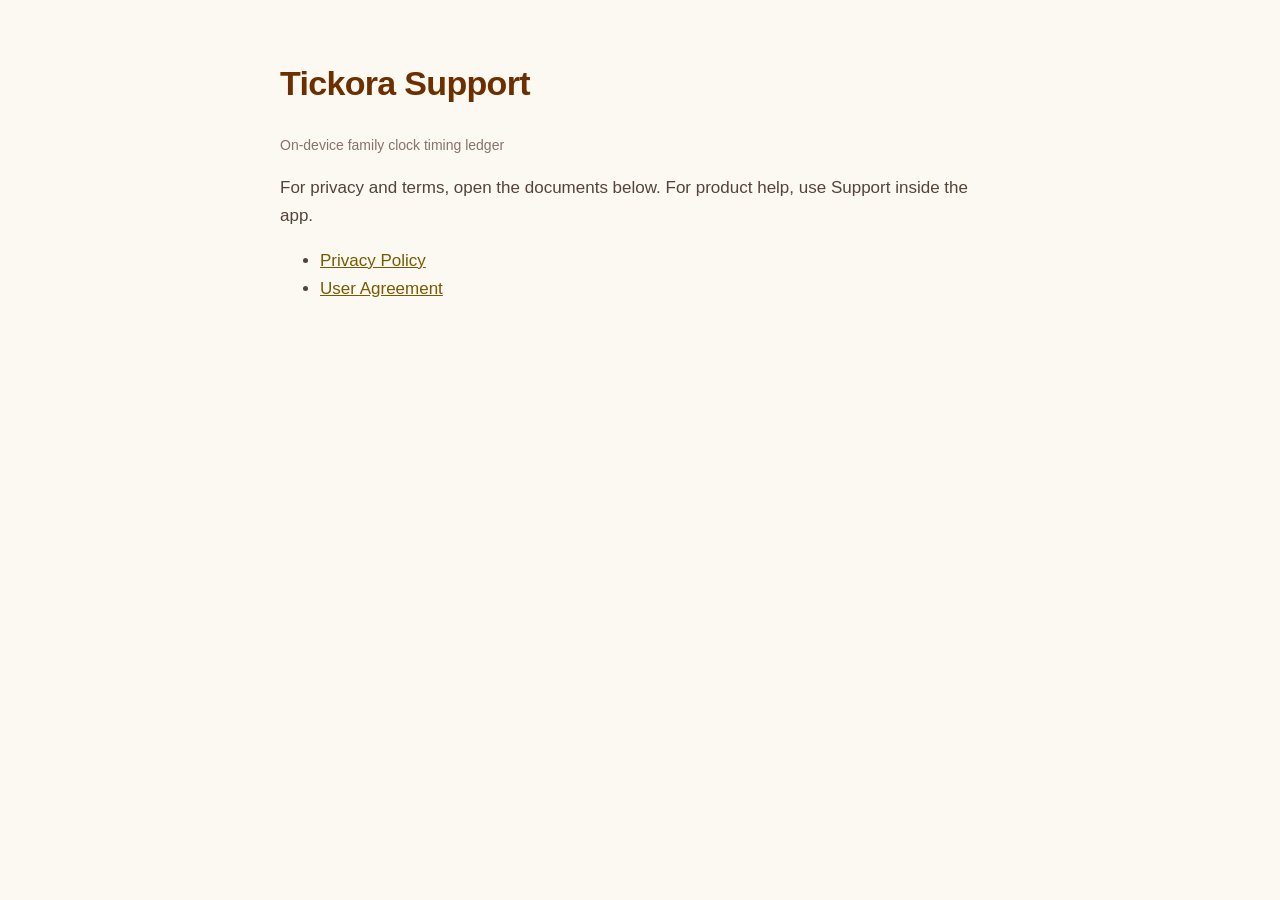
<file: index.html>
<!DOCTYPE html>
<html lang="en">
<head>
  <meta charset="utf-8">
  <meta name="viewport" content="width=device-width, initial-scale=1">
  <title>Tickora Support</title>
  <link rel="stylesheet" href="legal.css">
</head>
<body>
  <main>
    <h1>Tickora Support</h1>
    <p class="meta">On-device family clock timing ledger</p>
    <p>For privacy and terms, open the documents below. For product help, use Support inside the app.</p>
    <ul>
      <li><a href="privacy-policy.html">Privacy Policy</a></li>
      <li><a href="user-agreement.html">User Agreement</a></li>
    </ul>
  </main>
</body>
</html>
</file>
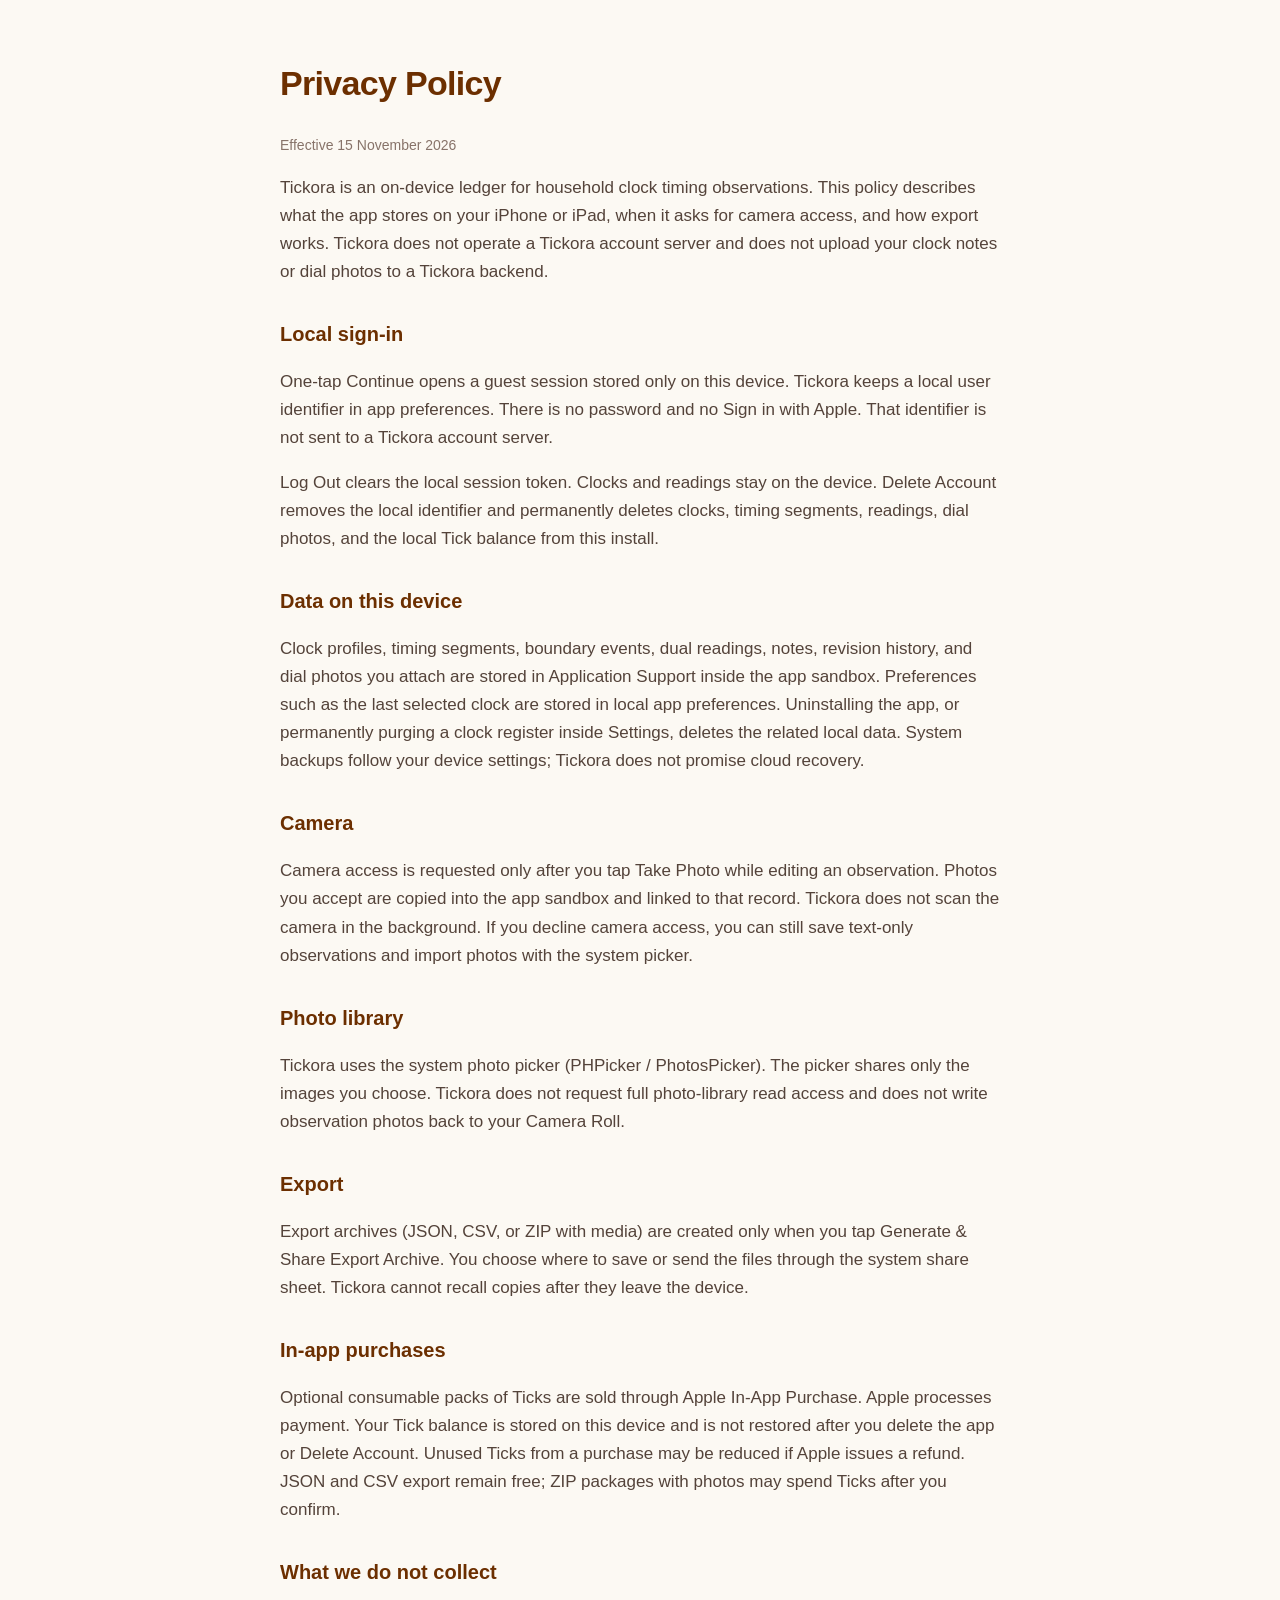
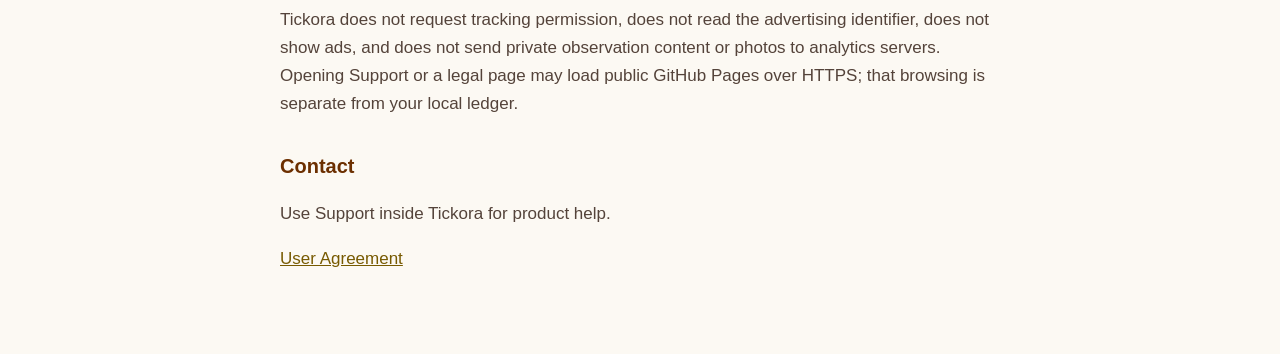
<file: privacy-policy.html>
<!DOCTYPE html>
<html lang="en">
<head>
  <meta charset="utf-8">
  <meta name="viewport" content="width=device-width, initial-scale=1">
  <title>Privacy Policy</title>
  <link rel="stylesheet" href="legal.css">
</head>
<body>
  <main>
    <h1>Privacy Policy</h1>
    <p class="meta">Effective 15 November 2026</p>
    <p>Tickora is an on-device ledger for household clock timing observations. This policy describes what the app stores on your iPhone or iPad, when it asks for camera access, and how export works. Tickora does not operate a Tickora account server and does not upload your clock notes or dial photos to a Tickora backend.</p>

    <h2>Local sign-in</h2>
    <p>One-tap Continue opens a guest session stored only on this device. Tickora keeps a local user identifier in app preferences. There is no password and no Sign in with Apple. That identifier is not sent to a Tickora account server.</p>
    <p>Log Out clears the local session token. Clocks and readings stay on the device. Delete Account removes the local identifier and permanently deletes clocks, timing segments, readings, dial photos, and the local Tick balance from this install.</p>

    <h2>Data on this device</h2>
    <p>Clock profiles, timing segments, boundary events, dual readings, notes, revision history, and dial photos you attach are stored in Application Support inside the app sandbox. Preferences such as the last selected clock are stored in local app preferences. Uninstalling the app, or permanently purging a clock register inside Settings, deletes the related local data. System backups follow your device settings; Tickora does not promise cloud recovery.</p>

    <h2>Camera</h2>
    <p>Camera access is requested only after you tap Take Photo while editing an observation. Photos you accept are copied into the app sandbox and linked to that record. Tickora does not scan the camera in the background. If you decline camera access, you can still save text-only observations and import photos with the system picker.</p>

    <h2>Photo library</h2>
    <p>Tickora uses the system photo picker (PHPicker / PhotosPicker). The picker shares only the images you choose. Tickora does not request full photo-library read access and does not write observation photos back to your Camera Roll.</p>

    <h2>Export</h2>
    <p>Export archives (JSON, CSV, or ZIP with media) are created only when you tap Generate &amp; Share Export Archive. You choose where to save or send the files through the system share sheet. Tickora cannot recall copies after they leave the device.</p>

    <h2>In-app purchases</h2>
    <p>Optional consumable packs of Ticks are sold through Apple In-App Purchase. Apple processes payment. Your Tick balance is stored on this device and is not restored after you delete the app or Delete Account. Unused Ticks from a purchase may be reduced if Apple issues a refund. JSON and CSV export remain free; ZIP packages with photos may spend Ticks after you confirm.</p>

    <h2>What we do not collect</h2>
    <p>Tickora does not request tracking permission, does not read the advertising identifier, does not show ads, and does not send private observation content or photos to analytics servers. Opening Support or a legal page may load public GitHub Pages over HTTPS; that browsing is separate from your local ledger.</p>

    <h2>Contact</h2>
    <p>Use Support inside Tickora for product help.</p>
    <p><a href="user-agreement.html">User Agreement</a></p>
  </main>
</body>
</html>
</file>
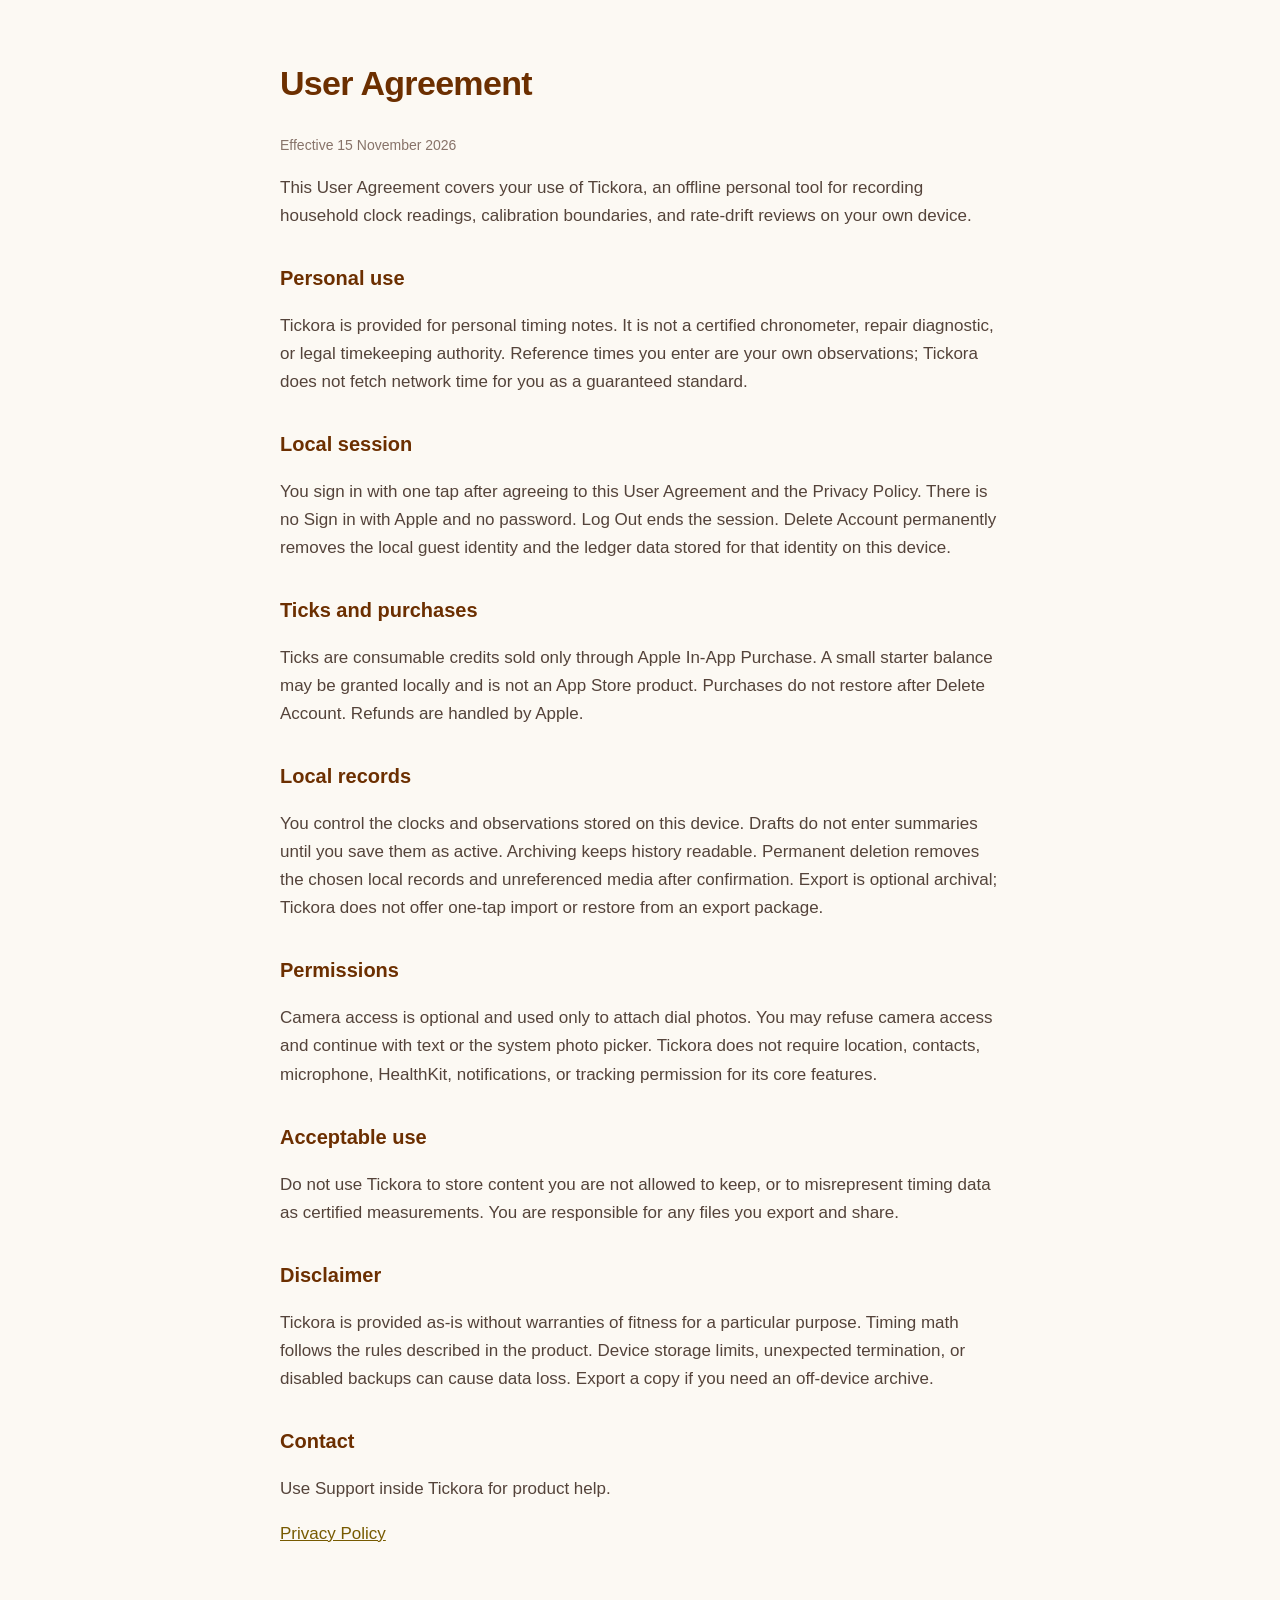
<file: user-agreement.html>
<!DOCTYPE html>
<html lang="en">
<head>
  <meta charset="utf-8">
  <meta name="viewport" content="width=device-width, initial-scale=1">
  <title>User Agreement</title>
  <link rel="stylesheet" href="legal.css">
</head>
<body>
  <main>
    <h1>User Agreement</h1>
    <p class="meta">Effective 15 November 2026</p>
    <p>This User Agreement covers your use of Tickora, an offline personal tool for recording household clock readings, calibration boundaries, and rate-drift reviews on your own device.</p>

    <h2>Personal use</h2>
    <p>Tickora is provided for personal timing notes. It is not a certified chronometer, repair diagnostic, or legal timekeeping authority. Reference times you enter are your own observations; Tickora does not fetch network time for you as a guaranteed standard.</p>

    <h2>Local session</h2>
    <p>You sign in with one tap after agreeing to this User Agreement and the Privacy Policy. There is no Sign in with Apple and no password. Log Out ends the session. Delete Account permanently removes the local guest identity and the ledger data stored for that identity on this device.</p>

    <h2>Ticks and purchases</h2>
    <p>Ticks are consumable credits sold only through Apple In-App Purchase. A small starter balance may be granted locally and is not an App Store product. Purchases do not restore after Delete Account. Refunds are handled by Apple.</p>

    <h2>Local records</h2>
    <p>You control the clocks and observations stored on this device. Drafts do not enter summaries until you save them as active. Archiving keeps history readable. Permanent deletion removes the chosen local records and unreferenced media after confirmation. Export is optional archival; Tickora does not offer one-tap import or restore from an export package.</p>

    <h2>Permissions</h2>
    <p>Camera access is optional and used only to attach dial photos. You may refuse camera access and continue with text or the system photo picker. Tickora does not require location, contacts, microphone, HealthKit, notifications, or tracking permission for its core features.</p>

    <h2>Acceptable use</h2>
    <p>Do not use Tickora to store content you are not allowed to keep, or to misrepresent timing data as certified measurements. You are responsible for any files you export and share.</p>

    <h2>Disclaimer</h2>
    <p>Tickora is provided as-is without warranties of fitness for a particular purpose. Timing math follows the rules described in the product. Device storage limits, unexpected termination, or disabled backups can cause data loss. Export a copy if you need an off-device archive.</p>

    <h2>Contact</h2>
    <p>Use Support inside Tickora for product help.</p>
    <p><a href="privacy-policy.html">Privacy Policy</a></p>
  </main>
</body>
</html>
</file>
<file: legal.css>
:root { color-scheme: light; }
body {
  margin: 0;
  background: #fcf9f3;
  color: #1c1c18;
  font: 17px/1.65 -apple-system, BlinkMacSystemFont, "Segoe UI", sans-serif;
}
main { max-width: 720px; margin: 0 auto; padding: 32px 20px 64px; }
h1 { font-weight: 600; letter-spacing: -0.02em; color: #6c2f00; }
h2 { font-size: 20px; margin-top: 2rem; color: #6c2f00; }
a { color: #775a00; }
p, li { color: #54433a; }
.meta { color: #877369; font-size: 14px; }
</file>
